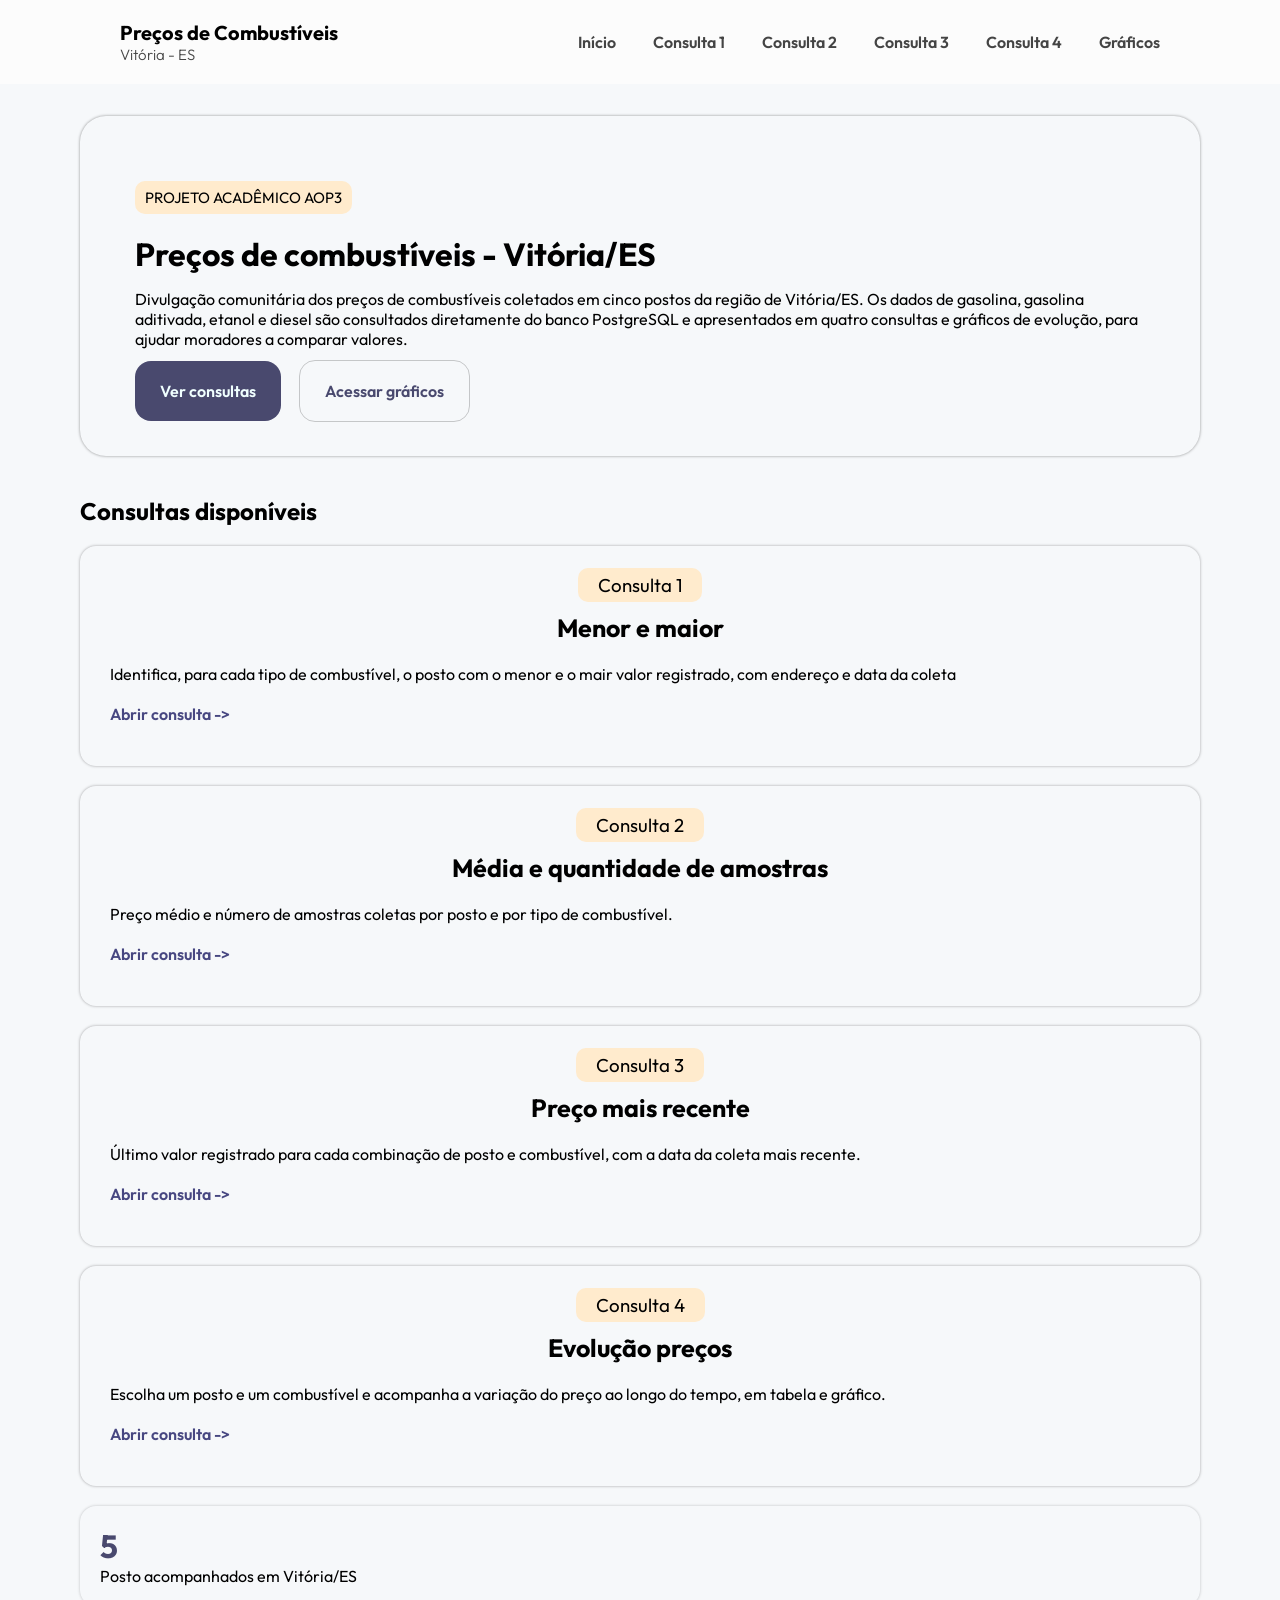
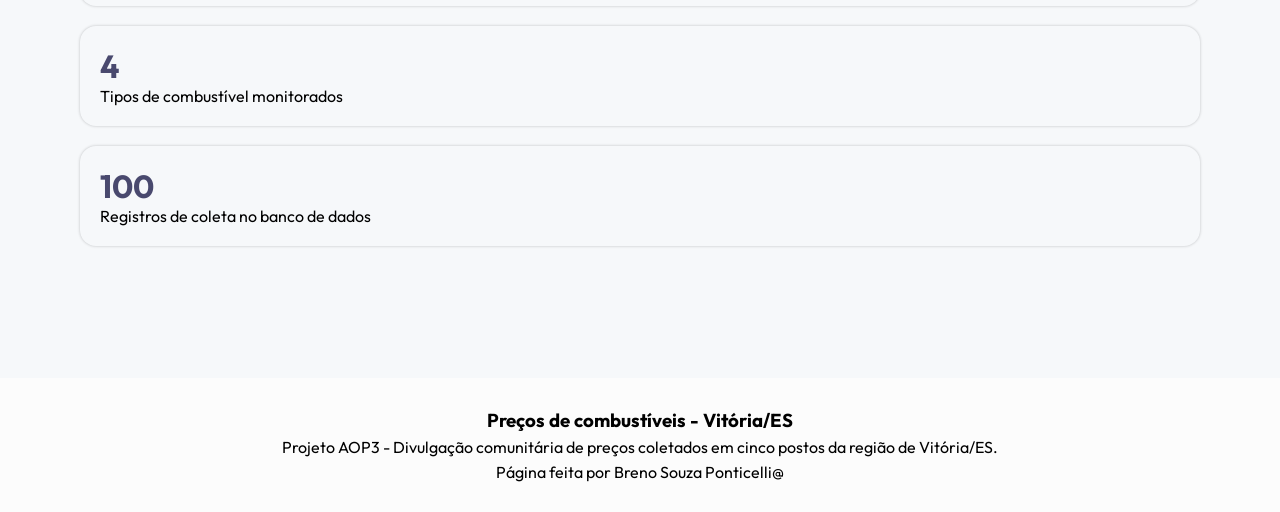
<file: index.html>
<!DOCTYPE html>
<html lang="pt-br">
<head>
    <link rel="stylesheet" href="./styles/style.css">
    <link rel="stylesheet" href="./styles/header.css">
    <link rel="stylesheet" href="./styles/inicio.css">
    <link rel="stylesheet" href="./styles/footer.css">
    <meta charset="UTF-8">
    <link rel="shortcut icon" href="/assets/gasoline-svgrepo-com.svg" type="image/x-icon">
    <meta name="viewport" content="width=device-width, initial-scale=1.0">
    <title>Inicio</title>
</head>
<body>
    <header id="header">
        <div class="logo">
            <h2>Preços de Combustíveis</h2>
            <h3>Vitória - ES</h3>
        </div>
        <nav>
            <a href="">Início</a>
            <a href="./consult1/consulta_one.html">Consulta 1</a>
            <a href="./consult2/consulta_two.html">Consulta 2</a>
            <a href="./consult3/consulta_three.html">Consulta 3</a>
            <a href="./consult4/consulta_four.html">Consulta 4</a>
            <a href="./graficos/graficos.html">Gráficos</a>
        </nav>
    </header>
    <div class="header_mobile">

    <div class="logo">
        <h2>Preços de Combustíveis</h2>
        <h3>Vitória - ES</h3>
    </div>

    <button class="menu-btn" id="menu-btn">
        <span></span>
        <span></span>
        <span></span>
    </button>

    <nav id="navbar">
        <a href="./index.html">Início</a>
        <a href="./consult1/consulta_one.html">Consulta 1</a>
        <a href="./consult2/consulta_two.html">Consulta 2</a>
        <a href="./consult3/consulta_three.html">Consulta 3</a>
        <a href="./consult4/consulta_four.html">Consulta 4</a>
        <a href="./graficos/graficos.html">Gráficos</a>
    </nav>

</div>
    <div class="inicio">
        <div class="introducao">
            <h3>PROJETO ACADÊMICO AOP3</h3>
            <h2>Preços de combustíveis - Vitória/ES</h2>
            <p>Divulgação comunitária dos preços de combustíveis coletados em cinco postos da região de Vitória/ES. 
            Os dados de gasolina, gasolina aditivada, etanol e diesel são consultados diretamente do banco PostgreSQL e apresentados em quatro consultas e gráficos de evolução, para ajudar moradores a comparar valores.
            </p>
            <a href="./consult1/consulta_one.html" class="button_consultas">Ver consultas</a>
            <a href="./graficos/graficos.html" class="button_grafico">Acessar gráficos</a>
        </div>
        <section class="consultas_disponiveis">
            <h2>Consultas disponíveis</h2>
            <div class="lista_consultas">         
            </div>
        </section>
        <div class="informacoes">
        </div>
    </div>
    <footer>
        <h3>Preços de combustíveis - Vitória/ES</h3>
        <p>Projeto AOP3 - Divulgação comunitária de preços coletados em cinco postos da região de Vitória/ES.</p>
        <p>Página feita por Breno Souza Ponticelli@</p>
    </footer>
</body>
<script src="./script.js"></script>
</html>
</file>
<file: styles/style.css>
@import url('https://fonts.googleapis.com/css2?family=Outfit:wght@100..900&display=swap');
*{
    box-sizing: border-box;
    padding: 0;
    margin: 0;
}
body{
    background-color: rgb(246, 248, 250);
    font-family: "Outfit", sans-serif;
    min-height: 100vh;
    display: flex;
    flex-direction: column;
    flex: 1;
}
</file>
<file: styles/header.css>
@import url('https://fonts.googleapis.com/css2?family=Outfit:wght@100..900&display=swap');

header{
    display: flex;
    width: 100%;
    font-family: "Outfit", sans-serif;
    justify-content: space-around;
    padding: 20px 0;
    background-color: rgb(252, 252, 252);
    align-items: center;
    position: sticky;
    top: 0;
    z-index: 1000;

    .logo{
        h2{
            font-size: 20px;
        }
        h3{
            font-size: 15px;
            color:rgb(68, 68, 68);
            font-weight: 300;
        }
    }

    nav{
        display: flex;
        gap: 37px;
        align-items: center;

        a{
            text-decoration: none;
            color: rgb(68, 68, 68);
            font-weight: 600;
            transition: 0.3s;
        }
        a:hover{
            background-color: blanchedalmond;
            border-radius: 16px;
            padding: 10px 15px;
        }
    }
}
.header_mobile{
    display: none;
    justify-content: space-between;
    padding: 20px 50px;
    background-color: rgb(252, 252, 252);
    align-items: center;

    position: sticky;
    top: 0;
    z-index: 1000;

    font-family: "Outfit", sans-serif;

    position: relative;

    .logo{
        h2{
            font-size: 20px;
        }
        h3{
            font-size: 15px;
            color:rgb(68, 68, 68);
            font-weight: 300;
        }
    }
    
    img{
        cursor: pointer;
    }
    
    nav {
    display: flex;
    gap: 25px;
    }

    nav a {
        text-decoration: none;
        color: #222;
    }

    .menu-btn {
        display: none;
    }

}
.header_mobile .menu-btn {
    width: 32px;
    height: 28px;

    display: flex;
    flex-direction: column;
    justify-content: space-between;

    border: none;
    background: transparent;

    cursor: pointer;
    
}
.menu-btn span {
    width: 100%;
    height: 3px;

    background-color: #222;
    border-radius: 5px;

    transition: 0.3s;
}
.menu-btn.ativo span:nth-child(1) {
    transform: translateY(12px) rotate(45deg);
}

.menu-btn.ativo span:nth-child(2) {
    opacity: 0;
}

.menu-btn.ativo span:nth-child(3) {
    transform: translateY(-12px) rotate(-45deg);
}
.header_mobile nav {
    display: none;

    position: absolute;

    top: 100%;
    right: 0;

    width: 100%;

    background-color: rgb(252, 252, 252);

    flex-direction: column;

    gap: 0;

    padding: 10px 0;

    box-shadow: 0 5px 15px rgba(0, 0, 0, 0.08);

    z-index: 999;
}

.header_mobile nav.ativo {
    display: flex;
}
.header_mobile nav a {
    text-decoration: none;

    color: rgb(68, 68, 68);

    font-weight: 600;

    padding: 15px 30px;

    transition: 0.2s;
}
.header_mobile nav a:hover {
    background-color: blanchedalmond;
}
@media(max-width:930px){
    header{
        display: none;
    }
    .header_mobile{
        display: flex;
    }
}
</file>
<file: styles/inicio.css>
.inicio{
    display: flex;
    flex-direction: column;
    margin: 2rem 20rem;
    
    .introducao{
        border-radius: 26px;
        box-shadow: 0px 0px 3px rgba(0, 0, 0, 0.425);
        padding: 45px 55px 55px 55px;
        h3{
            font-size: 15px;
            margin: 20px 0px;
            width:max-content;
            background-color: blanchedalmond;
            padding: 7px 10px;
            border-radius: 10px;
            font-weight: 400;
            font-size: 15spx;
        }
        h2{
            font-size: 32px;
            margin-bottom: 15px;
        }
        p{
            width: 70%;
            flex-wrap: wrap;
            margin-bottom: 32px;
        }
        a{
            font-size: 16px;
            font-weight: 600;
            border-radius: 16px;
            padding: 20px 25px;
            border-style: none;
            margin: 0 15px 30px 0;
            cursor: pointer;
            transition: 0.3s;
            text-decoration: none;
            
        }
        .button_consultas{
            background-color: rgb(73, 73, 110);
            color: azure;
        }
        .button_consultas:hover{
            background-color: rgba(73, 73, 110, 0.842);
        }
        .button_grafico{
            border: 1px solid rgba(0, 0, 0, 0.199);
            color: rgb(73, 73, 110);
        }
        .button_grafico:hover{
            background-color: rgba(37, 35, 35, 0.014);
        }
        
    }
    .consultas_disponiveis{
        h2{
            margin-bottom: 20px;
        }
        display: flex;
        margin-top: 40px;
        flex-direction: column;

        .lista_consultas{
            display: flex;
            gap: 20px;
            .consulta{
                display: flex;
                flex-direction: column;
                align-items: center;
                box-shadow: 0px 0px 3px rgba(0, 0, 0, 0.349);
                border-radius: 16px;
                padding: 22px 30px;
                max-width:60%;
                justify-content: space-between;
                transition: transform 0.3s ease;

                h2{
                    font-size: 25px;
                    flex-wrap: wrap;
                }
                h3{
                    background-color: blanchedalmond;
                    padding: 5px 20px;
                    border-radius: 10px;
                    font-weight: 400;
                    margin-bottom: 10px; 
                    
                }
                p{
                    width: 100%;
                    flex-wrap: wrap;
                    margin-bottom: 20px;
                }
                .abrir_consult{
                    font-weight: 600;
                    color: rgb(71, 71, 129);
                    cursor: pointer;
                }
            }
            .consulta:hover{
                transform: translateY(-5px);
                border: 1px solid;
                border-color:rgb(71, 71, 129);
                cursor: pointer;
            }
        }
    }
    .informacoes{
        display: flex;
        margin-top: 20px;
        gap: 20px;
        
        
        .info{
            display: flex;
            flex-direction: column;
            box-shadow: 0px 0px 3px rgba(2, 2, 2, 0.226);
            padding: 20px 150px 20px 20px;
            justify-content:left;
            border-radius: 16px;
            h3{
                font-size: 32px;
                color: rgb(73, 73, 110);
                
            }
        }
    }
}
@media(max-width:1500px){
    .inicio{
        margin: 2rem 7rem;
        .introducao{
            p{
                max-width: 100%;
                width: 100%;
            }
        }
        .consultas_disponiveis{
            .lista_consultas{
                display: flex;
                flex-wrap: wrap;
            }
            p{
                max-width: 100%;
                flex-wrap: wrap;
                margin-bottom: 20px;
            }
            h2{
                max-width: 80%;
                flex-wrap: wrap;
            } 
            .consulta{
                width:48.5%;
            }
        }
        .informacoes{
            flex-direction: column;
        }
    }
}
@media(max-width:1300px){
    .inicio{
        margin: 2rem 5rem;
        .consultas_disponiveis{
            .lista_consultas{
                display: flex;
                flex-wrap: nowrap;
                flex-direction: column;
                .consulta{
                    width: 100%;
                    max-width: 100%;

                    p{
                        max-width:100%;
                        flex-wrap: nowrap;
                    }
                }
            }
        }
    }
}

@media(max-width:650px){
    .inicio{
        .introducao{
            button{
                width: 100%;
            }
        }
    }
}
@media(max-width:500px){
    .inicio{
        margin: 1rem 2rem;
        .introducao{
            display: flex;
            flex-direction: column;
            .button_consultas{
                margin-bottom: 10px;
            }
        }
    }
}
</file>
<file: styles/footer.css>
footer{
    display: flex;
    width: 100%;
    flex-direction: column;
    align-items: center;
    background-color: rgb(252, 252, 252);
    padding: 30px 20px;
    margin-top: 100px;
    justify-content: center;
    
    p{
        margin-top: 5px;
    }
}
@media(max-width:800px){
    footer{
        padding: 30px 55px;
        p{
            font-size: 14px;
            flex-wrap: wrap;
        }
    }
}
</file>
